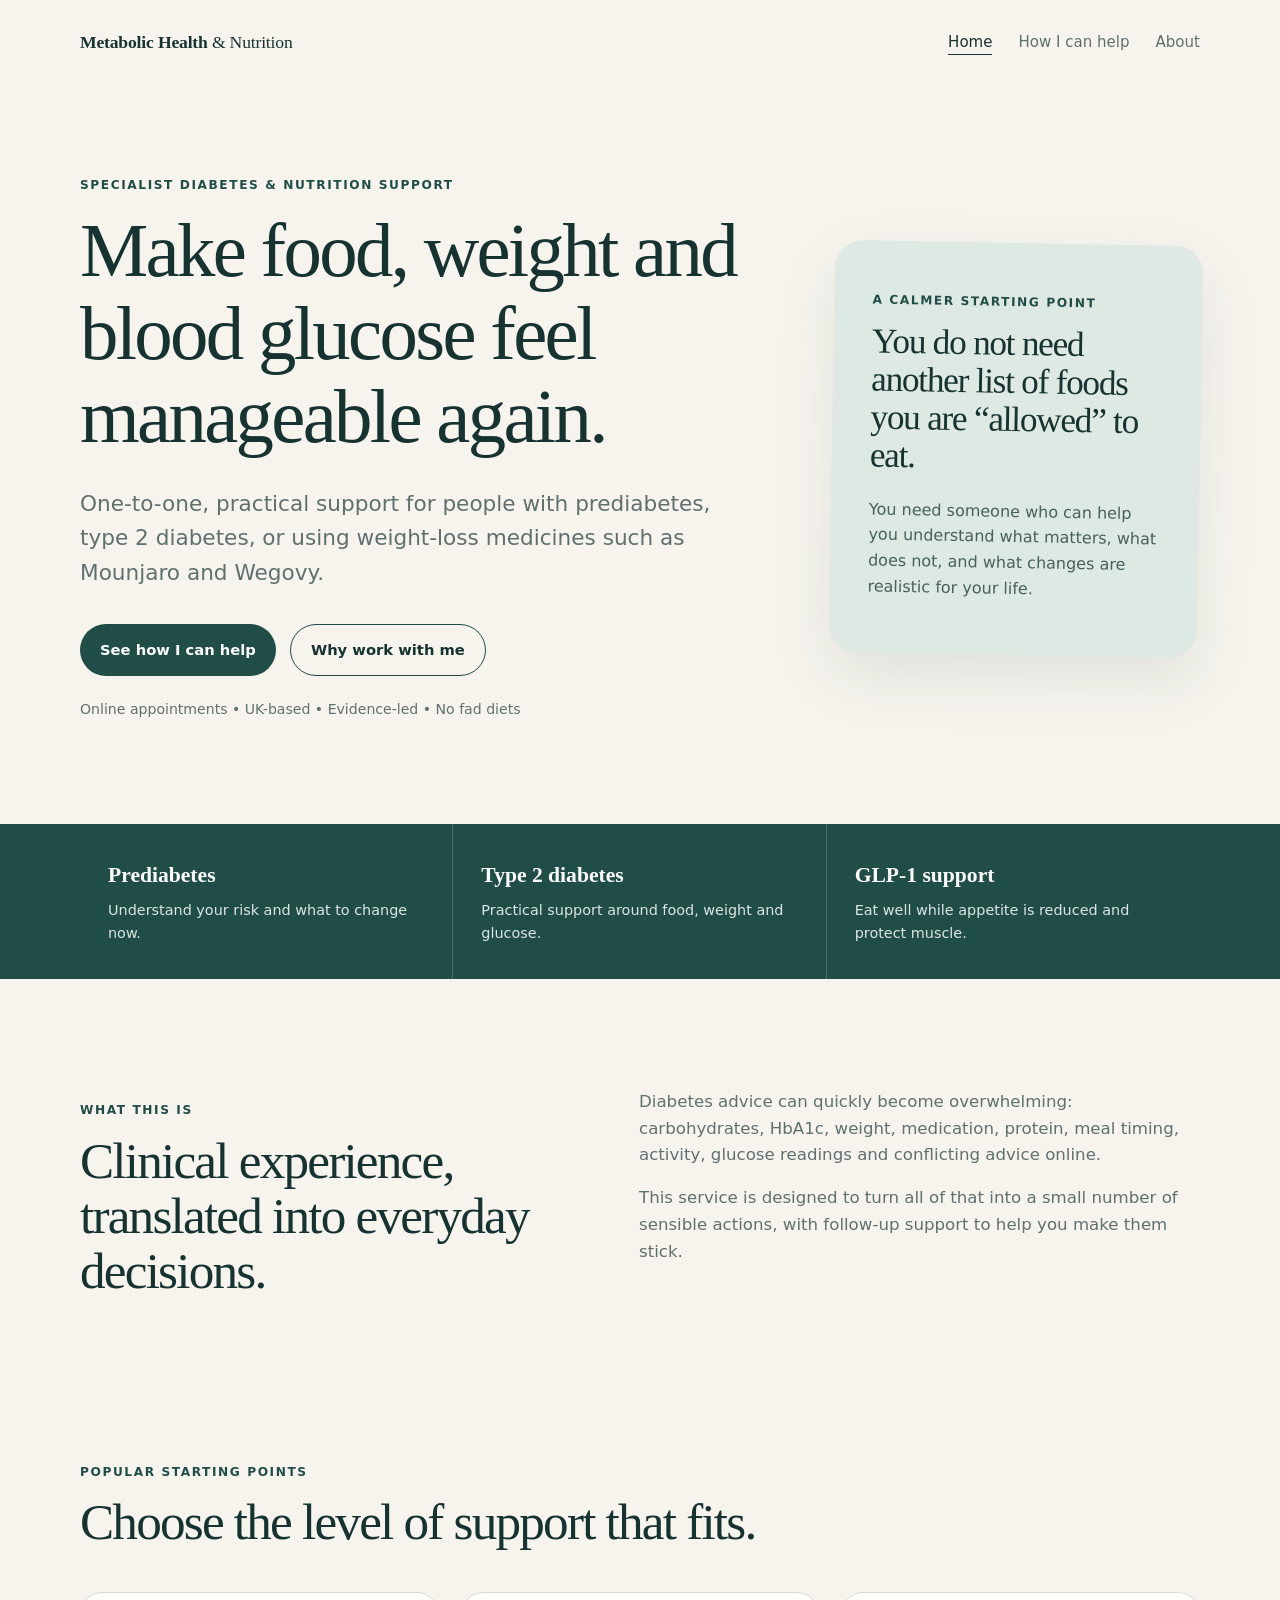
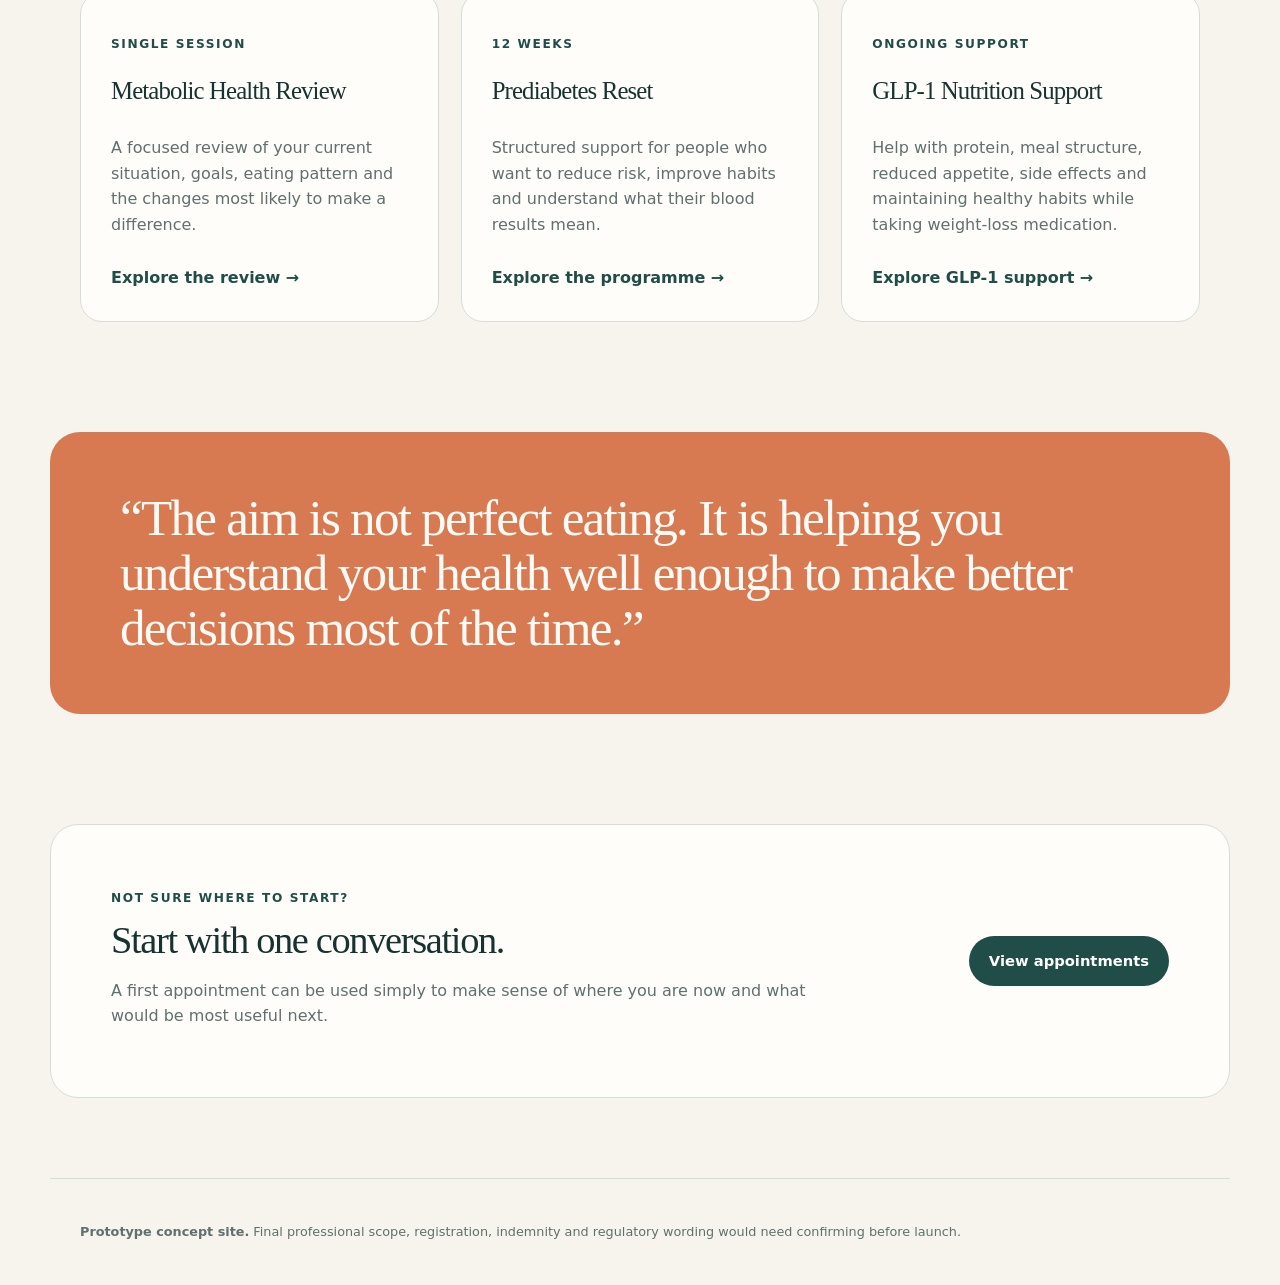
<file: index.html>
<!doctype html>
<html lang="en">
<head>
  <meta charset="utf-8">
  <meta name="viewport" content="width=device-width, initial-scale=1">
  <meta name="robots" content="noindex, nofollow, noarchive, nosnippet">
  <title>Metabolic Health & Nutrition</title>
  <meta name="description" content="Practical, evidence-based nutrition support for prediabetes, type 2 diabetes and people using GLP-1 weight-loss medicines.">
  <link rel="stylesheet" href="styles.css">
</head>
<body>
  <header class="site-header">
    <a class="brand" href="index.html">Metabolic Health <span>& Nutrition</span></a>
    <nav>
      <a class="active" href="index.html">Home</a>
      <a href="offerings.html">How I can help</a>
      <a href="about.html">About</a>
    </nav>
  </header>

  <main>
    <section class="hero">
      <div class="hero-copy">
        <p class="eyebrow">Specialist diabetes & nutrition support</p>
        <h1>Make food, weight and blood glucose feel manageable again.</h1>
        <p class="lede">One-to-one, practical support for people with prediabetes, type 2 diabetes, or using weight-loss medicines such as Mounjaro and Wegovy.</p>
        <div class="cta-row">
          <a class="button primary" href="offerings.html">See how I can help</a>
          <a class="button secondary" href="about.html">Why work with me</a>
        </div>
        <p class="micro">Online appointments • UK-based • Evidence-led • No fad diets</p>
      </div>
      <aside class="hero-card">
        <p class="card-kicker">A calmer starting point</p>
        <h2>You do not need another list of foods you are “allowed” to eat.</h2>
        <p>You need someone who can help you understand what matters, what does not, and what changes are realistic for your life.</p>
      </aside>
    </section>

    <section class="trust-strip">
      <div><strong>Prediabetes</strong><span>Understand your risk and what to change now.</span></div>
      <div><strong>Type 2 diabetes</strong><span>Practical support around food, weight and glucose.</span></div>
      <div><strong>GLP-1 support</strong><span>Eat well while appetite is reduced and protect muscle.</span></div>
    </section>

    <section class="split">
      <div>
        <p class="eyebrow">What this is</p>
        <h2>Clinical experience, translated into everyday decisions.</h2>
      </div>
      <div class="prose">
        <p>Diabetes advice can quickly become overwhelming: carbohydrates, HbA1c, weight, medication, protein, meal timing, activity, glucose readings and conflicting advice online.</p>
        <p>This service is designed to turn all of that into a small number of sensible actions, with follow-up support to help you make them stick.</p>
      </div>
    </section>

    <section class="cards-section">
      <p class="eyebrow">Popular starting points</p>
      <h2>Choose the level of support that fits.</h2>
      <div class="cards">
        <article class="service-card">
          <p class="tag">Single session</p>
          <h3>Metabolic Health Review</h3>
          <p>A focused review of your current situation, goals, eating pattern and the changes most likely to make a difference.</p>
          <a href="offerings.html#review">Explore the review →</a>
        </article>
        <article class="service-card">
          <p class="tag">12 weeks</p>
          <h3>Prediabetes Reset</h3>
          <p>Structured support for people who want to reduce risk, improve habits and understand what their blood results mean.</p>
          <a href="offerings.html#prediabetes">Explore the programme →</a>
        </article>
        <article class="service-card">
          <p class="tag">Ongoing support</p>
          <h3>GLP-1 Nutrition Support</h3>
          <p>Help with protein, meal structure, reduced appetite, side effects and maintaining healthy habits while taking weight-loss medication.</p>
          <a href="offerings.html#glp1">Explore GLP-1 support →</a>
        </article>
      </div>
    </section>

    <section class="quote-panel">
      <blockquote>“The aim is not perfect eating. It is helping you understand your health well enough to make better decisions most of the time.”</blockquote>
    </section>

    <section class="final-cta">
      <div>
        <p class="eyebrow">Not sure where to start?</p>
        <h2>Start with one conversation.</h2>
        <p>A first appointment can be used simply to make sense of where you are now and what would be most useful next.</p>
      </div>
      <a class="button primary" href="offerings.html">View appointments</a>
    </section>
  </main>

  <footer>
    <p><strong>Prototype concept site.</strong> Final professional scope, registration, indemnity and regulatory wording would need confirming before launch.</p>
  </footer>
</body>
</html>
</file>
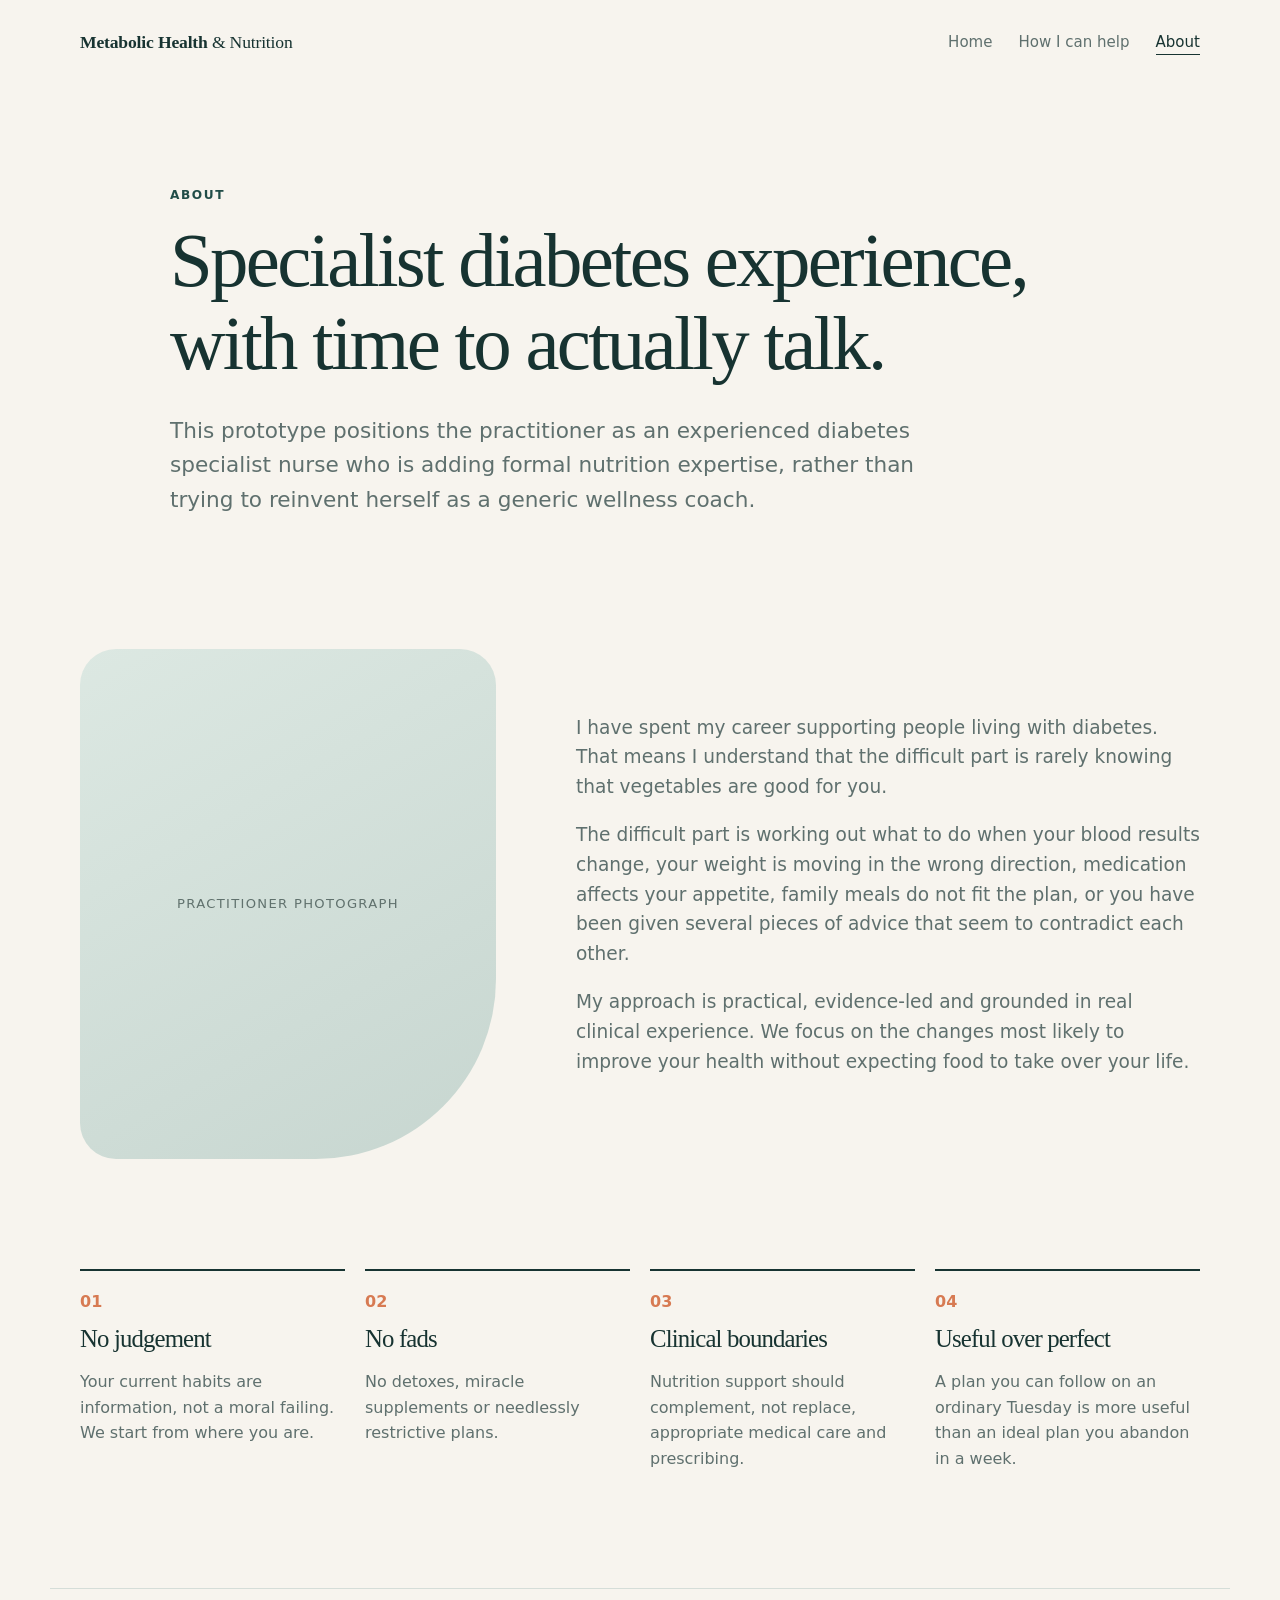
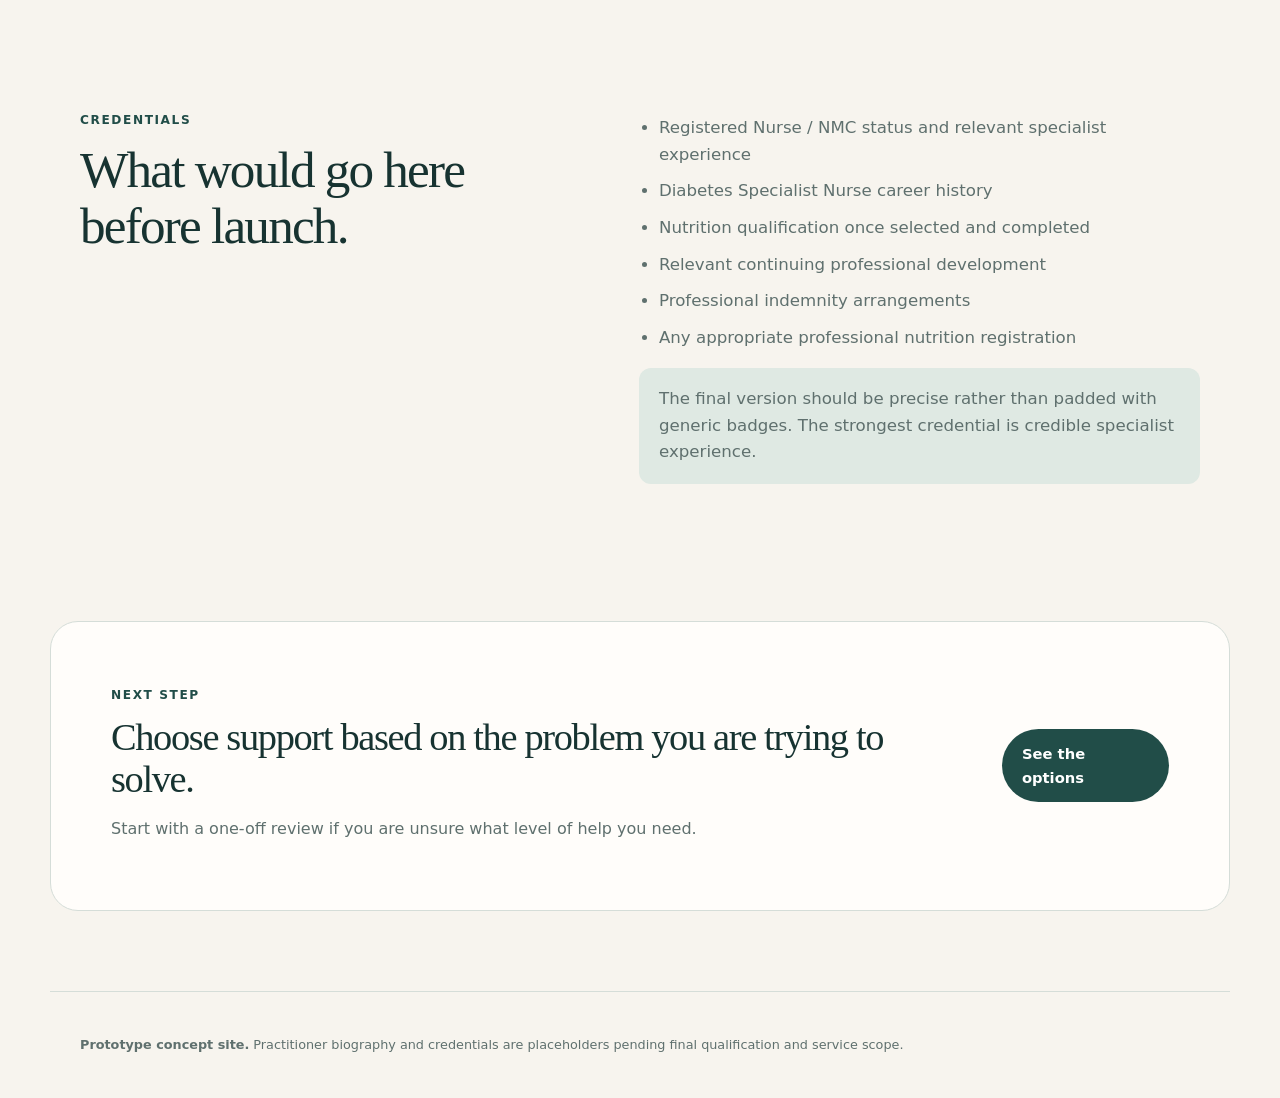
<file: about.html>
<!doctype html>
<html lang="en">
<head>
  <meta charset="utf-8">
  <meta name="viewport" content="width=device-width, initial-scale=1">
  <meta name="robots" content="noindex, nofollow, noarchive, nosnippet">
  <title>About | Metabolic Health & Nutrition</title>
  <link rel="stylesheet" href="styles.css">
</head>
<body>
  <header class="site-header">
    <a class="brand" href="index.html">Metabolic Health <span>& Nutrition</span></a>
    <nav>
      <a href="index.html">Home</a>
      <a href="offerings.html">How I can help</a>
      <a class="active" href="about.html">About</a>
    </nav>
  </header>

  <main>
    <section class="page-hero">
      <p class="eyebrow">About</p>
      <h1>Specialist diabetes experience, with time to actually talk.</h1>
      <p class="lede">This prototype positions the practitioner as an experienced diabetes specialist nurse who is adding formal nutrition expertise, rather than trying to reinvent herself as a generic wellness coach.</p>
    </section>

    <section class="about-grid">
      <div class="portrait-placeholder" aria-label="Portrait placeholder">
        <span>Practitioner photograph</span>
      </div>
      <div class="prose large">
        <p>I have spent my career supporting people living with diabetes. That means I understand that the difficult part is rarely knowing that vegetables are good for you.</p>
        <p>The difficult part is working out what to do when your blood results change, your weight is moving in the wrong direction, medication affects your appetite, family meals do not fit the plan, or you have been given several pieces of advice that seem to contradict each other.</p>
        <p>My approach is practical, evidence-led and grounded in real clinical experience. We focus on the changes most likely to improve your health without expecting food to take over your life.</p>
      </div>
    </section>

    <section class="values">
      <article>
        <span>01</span>
        <h3>No judgement</h3>
        <p>Your current habits are information, not a moral failing. We start from where you are.</p>
      </article>
      <article>
        <span>02</span>
        <h3>No fads</h3>
        <p>No detoxes, miracle supplements or needlessly restrictive plans.</p>
      </article>
      <article>
        <span>03</span>
        <h3>Clinical boundaries</h3>
        <p>Nutrition support should complement, not replace, appropriate medical care and prescribing.</p>
      </article>
      <article>
        <span>04</span>
        <h3>Useful over perfect</h3>
        <p>A plan you can follow on an ordinary Tuesday is more useful than an ideal plan you abandon in a week.</p>
      </article>
    </section>

    <section class="split credentials">
      <div>
        <p class="eyebrow">Credentials</p>
        <h2>What would go here before launch.</h2>
      </div>
      <div class="prose">
        <ul>
          <li>Registered Nurse / NMC status and relevant specialist experience</li>
          <li>Diabetes Specialist Nurse career history</li>
          <li>Nutrition qualification once selected and completed</li>
          <li>Relevant continuing professional development</li>
          <li>Professional indemnity arrangements</li>
          <li>Any appropriate professional nutrition registration</li>
        </ul>
        <p class="note">The final version should be precise rather than padded with generic badges. The strongest credential is credible specialist experience.</p>
      </div>
    </section>

    <section class="final-cta">
      <div>
        <p class="eyebrow">Next step</p>
        <h2>Choose support based on the problem you are trying to solve.</h2>
        <p>Start with a one-off review if you are unsure what level of help you need.</p>
      </div>
      <a class="button primary" href="offerings.html">See the options</a>
    </section>
  </main>

  <footer>
    <p><strong>Prototype concept site.</strong> Practitioner biography and credentials are placeholders pending final qualification and service scope.</p>
  </footer>
</body>
</html>
</file>
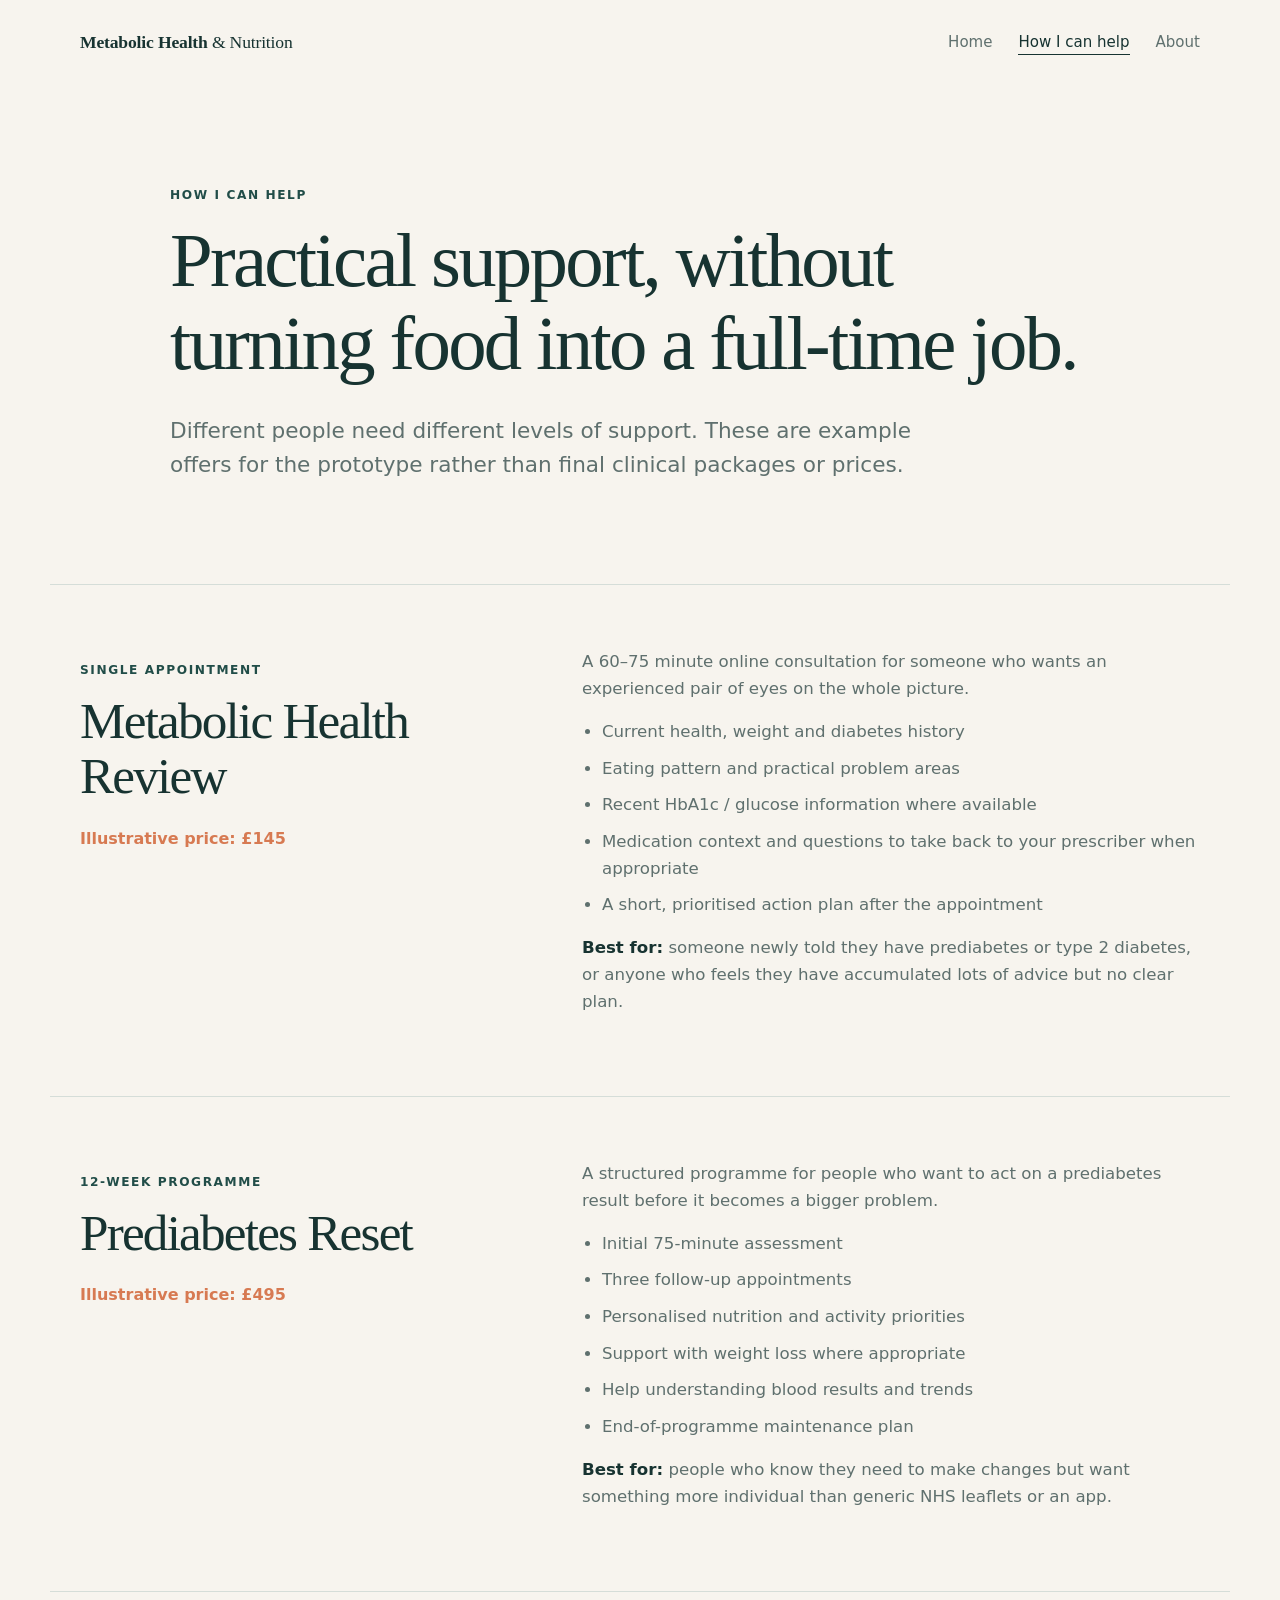
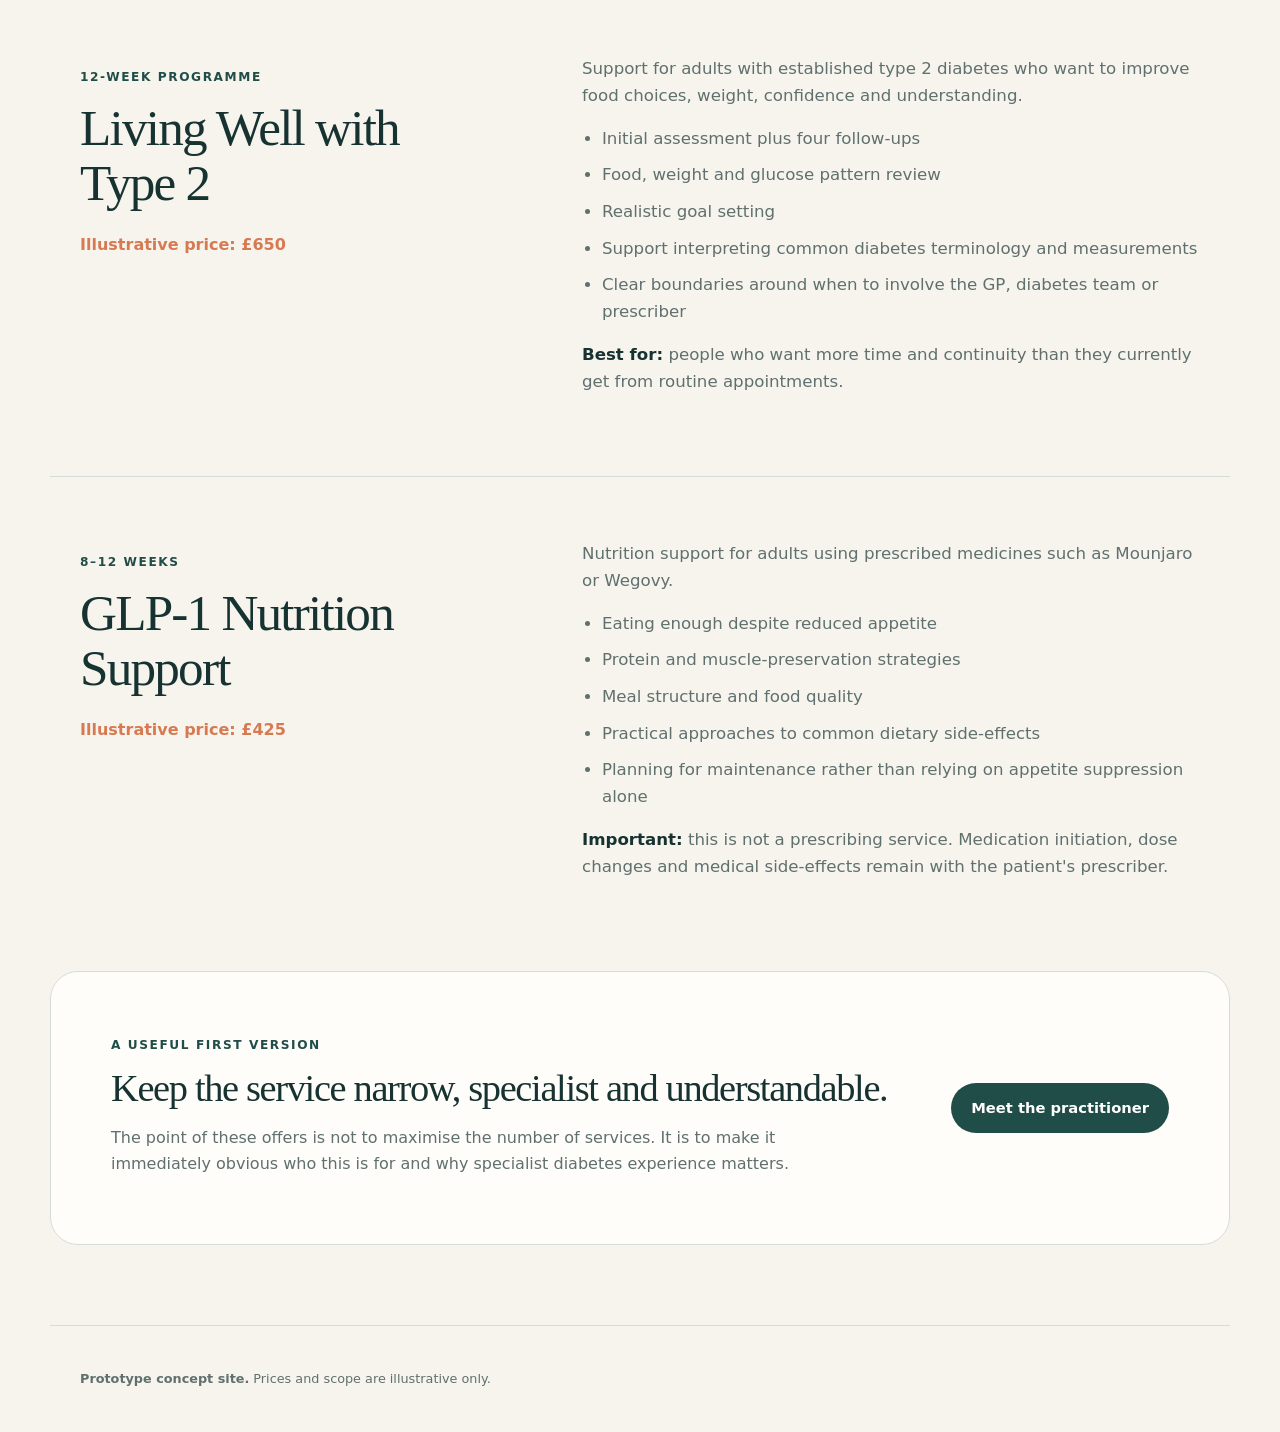
<file: offerings.html>
<!doctype html>
<html lang="en">
<head>
  <meta charset="utf-8">
  <meta name="viewport" content="width=device-width, initial-scale=1">
  <meta name="robots" content="noindex, nofollow, noarchive, nosnippet">
  <title>How I can help | Metabolic Health & Nutrition</title>
  <link rel="stylesheet" href="styles.css">
</head>
<body>
  <header class="site-header">
    <a class="brand" href="index.html">Metabolic Health <span>& Nutrition</span></a>
    <nav>
      <a href="index.html">Home</a>
      <a class="active" href="offerings.html">How I can help</a>
      <a href="about.html">About</a>
    </nav>
  </header>

  <main>
    <section class="page-hero">
      <p class="eyebrow">How I can help</p>
      <h1>Practical support, without turning food into a full-time job.</h1>
      <p class="lede">Different people need different levels of support. These are example offers for the prototype rather than final clinical packages or prices.</p>
    </section>

    <section class="offering" id="review">
      <div>
        <p class="tag">Single appointment</p>
        <h2>Metabolic Health Review</h2>
        <p class="price">Illustrative price: £145</p>
      </div>
      <div class="prose">
        <p>A 60–75 minute online consultation for someone who wants an experienced pair of eyes on the whole picture.</p>
        <ul>
          <li>Current health, weight and diabetes history</li>
          <li>Eating pattern and practical problem areas</li>
          <li>Recent HbA1c / glucose information where available</li>
          <li>Medication context and questions to take back to your prescriber when appropriate</li>
          <li>A short, prioritised action plan after the appointment</li>
        </ul>
        <p><strong>Best for:</strong> someone newly told they have prediabetes or type 2 diabetes, or anyone who feels they have accumulated lots of advice but no clear plan.</p>
      </div>
    </section>

    <section class="offering" id="prediabetes">
      <div>
        <p class="tag">12-week programme</p>
        <h2>Prediabetes Reset</h2>
        <p class="price">Illustrative price: £495</p>
      </div>
      <div class="prose">
        <p>A structured programme for people who want to act on a prediabetes result before it becomes a bigger problem.</p>
        <ul>
          <li>Initial 75-minute assessment</li>
          <li>Three follow-up appointments</li>
          <li>Personalised nutrition and activity priorities</li>
          <li>Support with weight loss where appropriate</li>
          <li>Help understanding blood results and trends</li>
          <li>End-of-programme maintenance plan</li>
        </ul>
        <p><strong>Best for:</strong> people who know they need to make changes but want something more individual than generic NHS leaflets or an app.</p>
      </div>
    </section>

    <section class="offering" id="type2">
      <div>
        <p class="tag">12-week programme</p>
        <h2>Living Well with Type 2</h2>
        <p class="price">Illustrative price: £650</p>
      </div>
      <div class="prose">
        <p>Support for adults with established type 2 diabetes who want to improve food choices, weight, confidence and understanding.</p>
        <ul>
          <li>Initial assessment plus four follow-ups</li>
          <li>Food, weight and glucose pattern review</li>
          <li>Realistic goal setting</li>
          <li>Support interpreting common diabetes terminology and measurements</li>
          <li>Clear boundaries around when to involve the GP, diabetes team or prescriber</li>
        </ul>
        <p><strong>Best for:</strong> people who want more time and continuity than they currently get from routine appointments.</p>
      </div>
    </section>

    <section class="offering" id="glp1">
      <div>
        <p class="tag">8–12 weeks</p>
        <h2>GLP-1 Nutrition Support</h2>
        <p class="price">Illustrative price: £425</p>
      </div>
      <div class="prose">
        <p>Nutrition support for adults using prescribed medicines such as Mounjaro or Wegovy.</p>
        <ul>
          <li>Eating enough despite reduced appetite</li>
          <li>Protein and muscle-preservation strategies</li>
          <li>Meal structure and food quality</li>
          <li>Practical approaches to common dietary side-effects</li>
          <li>Planning for maintenance rather than relying on appetite suppression alone</li>
        </ul>
        <p><strong>Important:</strong> this is not a prescribing service. Medication initiation, dose changes and medical side-effects remain with the patient's prescriber.</p>
      </div>
    </section>

    <section class="final-cta">
      <div>
        <p class="eyebrow">A useful first version</p>
        <h2>Keep the service narrow, specialist and understandable.</h2>
        <p>The point of these offers is not to maximise the number of services. It is to make it immediately obvious who this is for and why specialist diabetes experience matters.</p>
      </div>
      <a class="button primary" href="about.html">Meet the practitioner</a>
    </section>
  </main>

  <footer>
    <p><strong>Prototype concept site.</strong> Prices and scope are illustrative only.</p>
  </footer>
</body>
</html>
</file>
<file: styles.css>
:root {
  --ink: #173331;
  --muted: #5f706e;
  --paper: #f7f4ee;
  --white: #fffdfa;
  --sage: #dfe9e3;
  --deep: #214d48;
  --accent: #d77a52;
  --line: #d5ddd8;
  --shadow: 0 24px 60px rgba(32, 64, 59, .10);
}
* { box-sizing: border-box; }
html { scroll-behavior: smooth; }
body { margin: 0; font-family: Inter, ui-sans-serif, system-ui, -apple-system, BlinkMacSystemFont, "Segoe UI", sans-serif; color: var(--ink); background: var(--paper); line-height: 1.6; }
a { color: inherit; }
.site-header { max-width: 1180px; margin: 0 auto; padding: 28px 30px; display: flex; justify-content: space-between; align-items: center; gap: 30px; }
.brand { font-family: Georgia, "Times New Roman", serif; font-size: 1.1rem; font-weight: 700; text-decoration: none; letter-spacing: -.01em; }
.brand span { font-weight: 400; }
nav { display: flex; gap: 26px; flex-wrap: wrap; }
nav a { text-decoration: none; color: var(--muted); font-size: .94rem; }
nav a:hover, nav a.active { color: var(--ink); }
nav a.active { border-bottom: 1px solid var(--ink); }
main { overflow: hidden; }
.hero, .page-hero, .split, .cards-section, .about-grid, .values, .offering, .final-cta, .quote-panel { max-width: 1180px; margin-left: auto; margin-right: auto; }
.hero { min-height: 650px; padding: 80px 30px 90px; display: grid; grid-template-columns: 1.35fr .75fr; gap: 90px; align-items: center; }
.hero-copy { max-width: 720px; }
.eyebrow, .tag, .card-kicker { font-size: .76rem; font-weight: 800; letter-spacing: .13em; text-transform: uppercase; color: var(--deep); }
h1, h2, h3, blockquote { font-family: Georgia, "Times New Roman", serif; font-weight: 500; line-height: 1.08; letter-spacing: -.035em; }
h1 { font-size: clamp(3rem, 6vw, 5.8rem); margin: 14px 0 28px; }
h2 { font-size: clamp(2rem, 4vw, 3.4rem); margin: 10px 0 22px; }
h3 { font-size: 1.55rem; margin: 12px 0 14px; }
.lede { font-size: clamp(1.1rem, 2vw, 1.35rem); color: var(--muted); max-width: 760px; }
.cta-row { display: flex; gap: 14px; flex-wrap: wrap; margin-top: 34px; }
.button { display: inline-flex; align-items: center; justify-content: center; padding: 13px 20px; min-height: 48px; border-radius: 999px; text-decoration: none; font-weight: 750; font-size: .92rem; }
.button.primary { background: var(--deep); color: white; }
.button.secondary { border: 1px solid var(--deep); }
.button:hover { transform: translateY(-1px); }
.micro { margin-top: 22px; color: var(--muted); font-size: .88rem; }
.hero-card { background: var(--sage); padding: 38px; border-radius: 28px; box-shadow: var(--shadow); transform: rotate(1deg); }
.hero-card h2 { font-size: 2.2rem; }
.hero-card p:last-child { color: #47605d; }
.trust-strip { background: var(--deep); color: white; display: grid; grid-template-columns: repeat(3, 1fr); padding: 0 max(30px, calc((100vw - 1120px) / 2)); }
.trust-strip div { padding: 34px 28px; border-right: 1px solid rgba(255,255,255,.18); }
.trust-strip div:last-child { border-right: 0; }
.trust-strip strong, .trust-strip span { display: block; }
.trust-strip strong { font-family: Georgia, serif; font-size: 1.35rem; margin-bottom: 6px; }
.trust-strip span { color: #dbe6e3; font-size: .9rem; }
.split { padding: 110px 30px; display: grid; grid-template-columns: .9fr 1.1fr; gap: 100px; }
.prose { color: var(--muted); font-size: 1.04rem; }
.prose.large { font-size: 1.16rem; }
.prose p:first-child { margin-top: 0; }
.prose strong { color: var(--ink); }
.prose ul { padding-left: 1.2em; }
.prose li { margin: .6em 0; }
.cards-section { padding: 20px 30px 110px; }
.cards { display: grid; grid-template-columns: repeat(3, 1fr); gap: 22px; margin-top: 42px; }
.service-card { background: var(--white); border: 1px solid var(--line); border-radius: 22px; padding: 30px; min-height: 330px; display: flex; flex-direction: column; }
.service-card p:not(.tag) { color: var(--muted); }
.service-card a { margin-top: auto; font-weight: 750; color: var(--deep); text-decoration: none; }
.quote-panel { margin-bottom: 110px; background: var(--accent); border-radius: 30px; padding: 58px 70px; }
blockquote { margin: 0; font-size: clamp(2rem, 4vw, 3.7rem); color: #fffaf5; }
.page-hero { padding: 90px 30px 80px; max-width: 1000px; }
.page-hero h1 { font-size: clamp(3rem, 6vw, 5rem); }
.offering { padding: 64px 30px; border-top: 1px solid var(--line); display: grid; grid-template-columns: .8fr 1.2fr; gap: 90px; }
.price { color: var(--accent); font-weight: 800; }
.about-grid { padding: 30px 30px 110px; display: grid; grid-template-columns: .8fr 1.2fr; gap: 80px; align-items: center; }
.portrait-placeholder { min-height: 510px; background: linear-gradient(150deg, #dce8e2, #c7d6d0); border-radius: 36px 36px 180px 36px; display: grid; place-items: center; color: #60716d; font-size: .82rem; text-transform: uppercase; letter-spacing: .1em; }
.values { padding: 0 30px 100px; display: grid; grid-template-columns: repeat(4, 1fr); gap: 20px; }
.values article { border-top: 2px solid var(--ink); padding-top: 18px; }
.values article > span { color: var(--accent); font-weight: 800; }
.values p { color: var(--muted); }
.credentials { border-top: 1px solid var(--line); }
.note { padding: 18px 20px; background: var(--sage); border-radius: 12px; }
.final-cta { margin-top: 10px; margin-bottom: 80px; padding: 52px 60px; background: var(--white); border: 1px solid var(--line); border-radius: 28px; display: flex; justify-content: space-between; align-items: center; gap: 50px; }
.final-cta h2 { font-size: 2.4rem; margin-bottom: 12px; }
.final-cta p:last-child { color: var(--muted); max-width: 700px; }
footer { border-top: 1px solid var(--line); max-width: 1180px; margin: 0 auto; padding: 30px; color: var(--muted); font-size: .8rem; }
@media (max-width: 820px) {
  .site-header { align-items: flex-start; flex-direction: column; }
  .hero { grid-template-columns: 1fr; gap: 50px; padding-top: 50px; }
  .trust-strip, .cards, .values { grid-template-columns: 1fr; }
  .trust-strip div { border-right: 0; border-bottom: 1px solid rgba(255,255,255,.18); }
  .split, .offering, .about-grid { grid-template-columns: 1fr; gap: 34px; }
  .split { padding: 75px 25px; }
  .cards-section { padding-left: 25px; padding-right: 25px; }
  .quote-panel { margin-left: 20px; margin-right: 20px; padding: 40px 30px; }
  .final-cta { margin-left: 20px; margin-right: 20px; padding: 36px 28px; align-items: flex-start; flex-direction: column; }
  .portrait-placeholder { min-height: 380px; }
}
</file>
